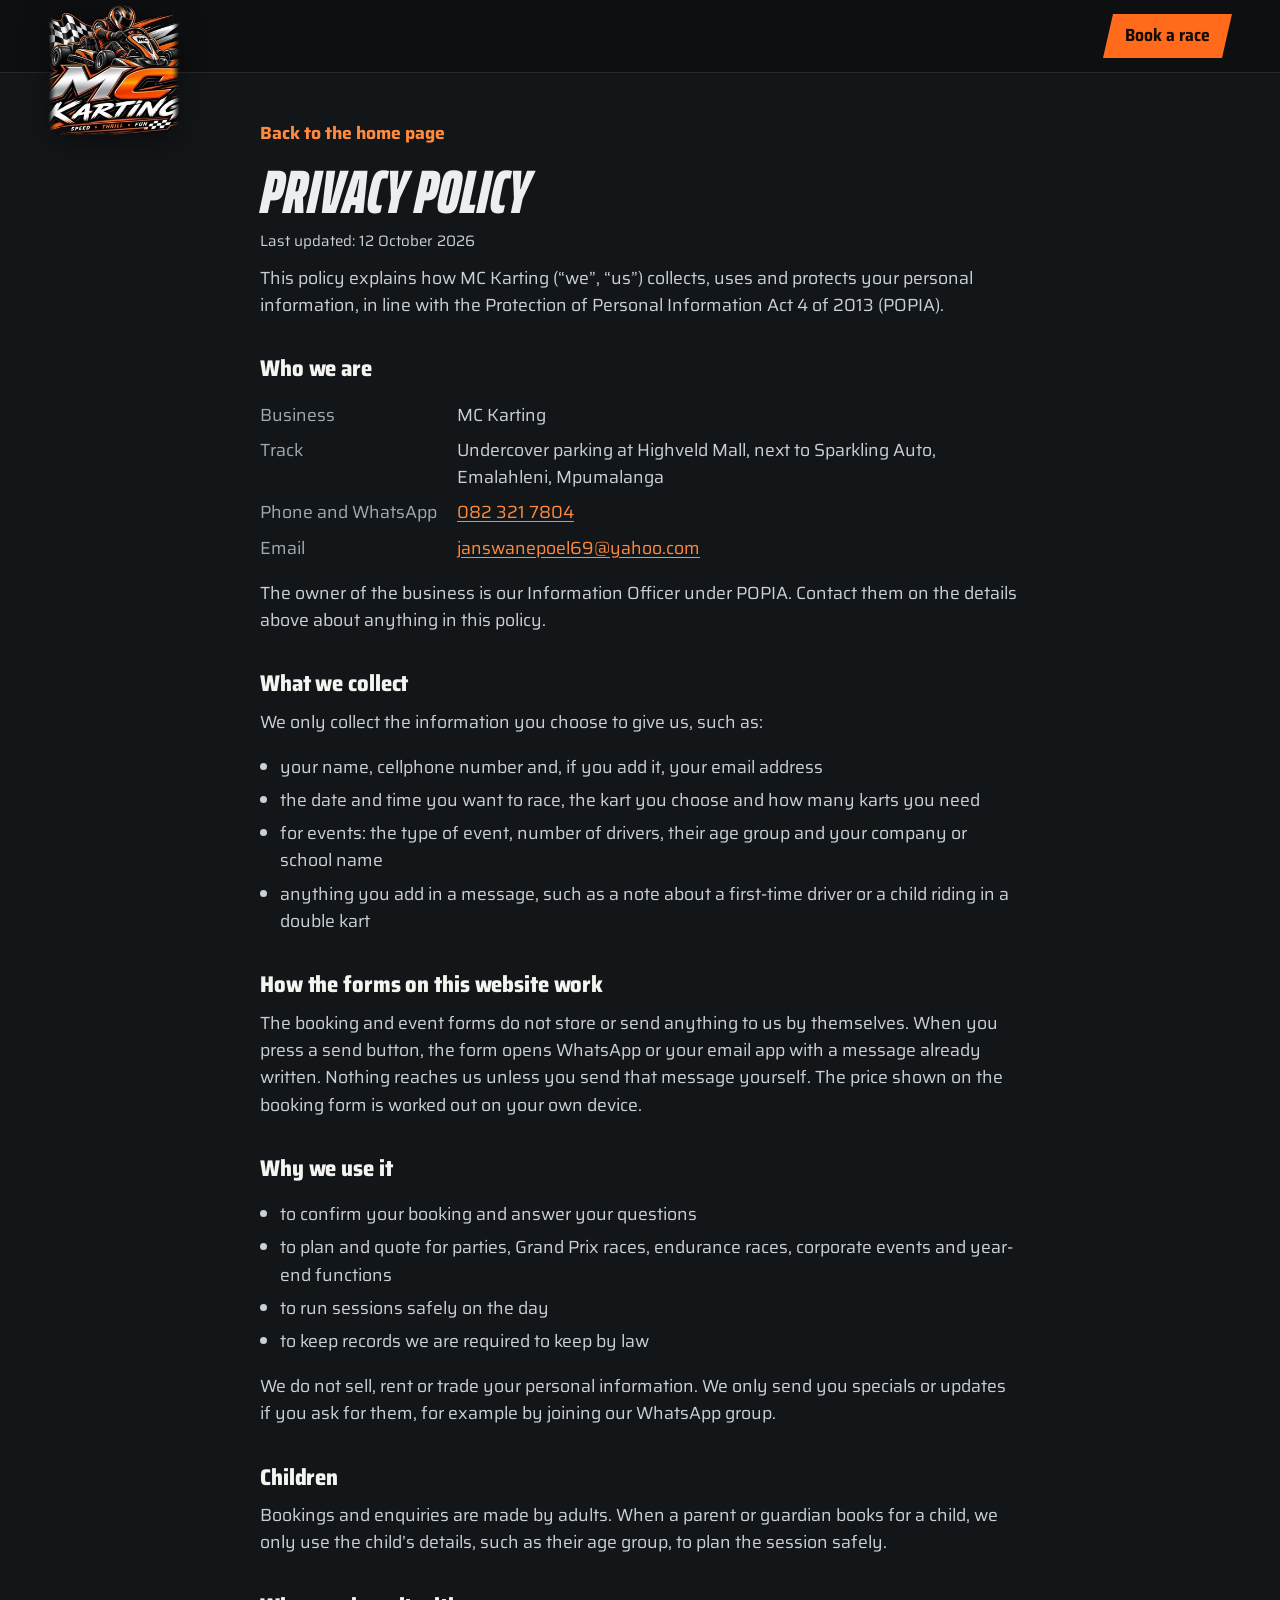
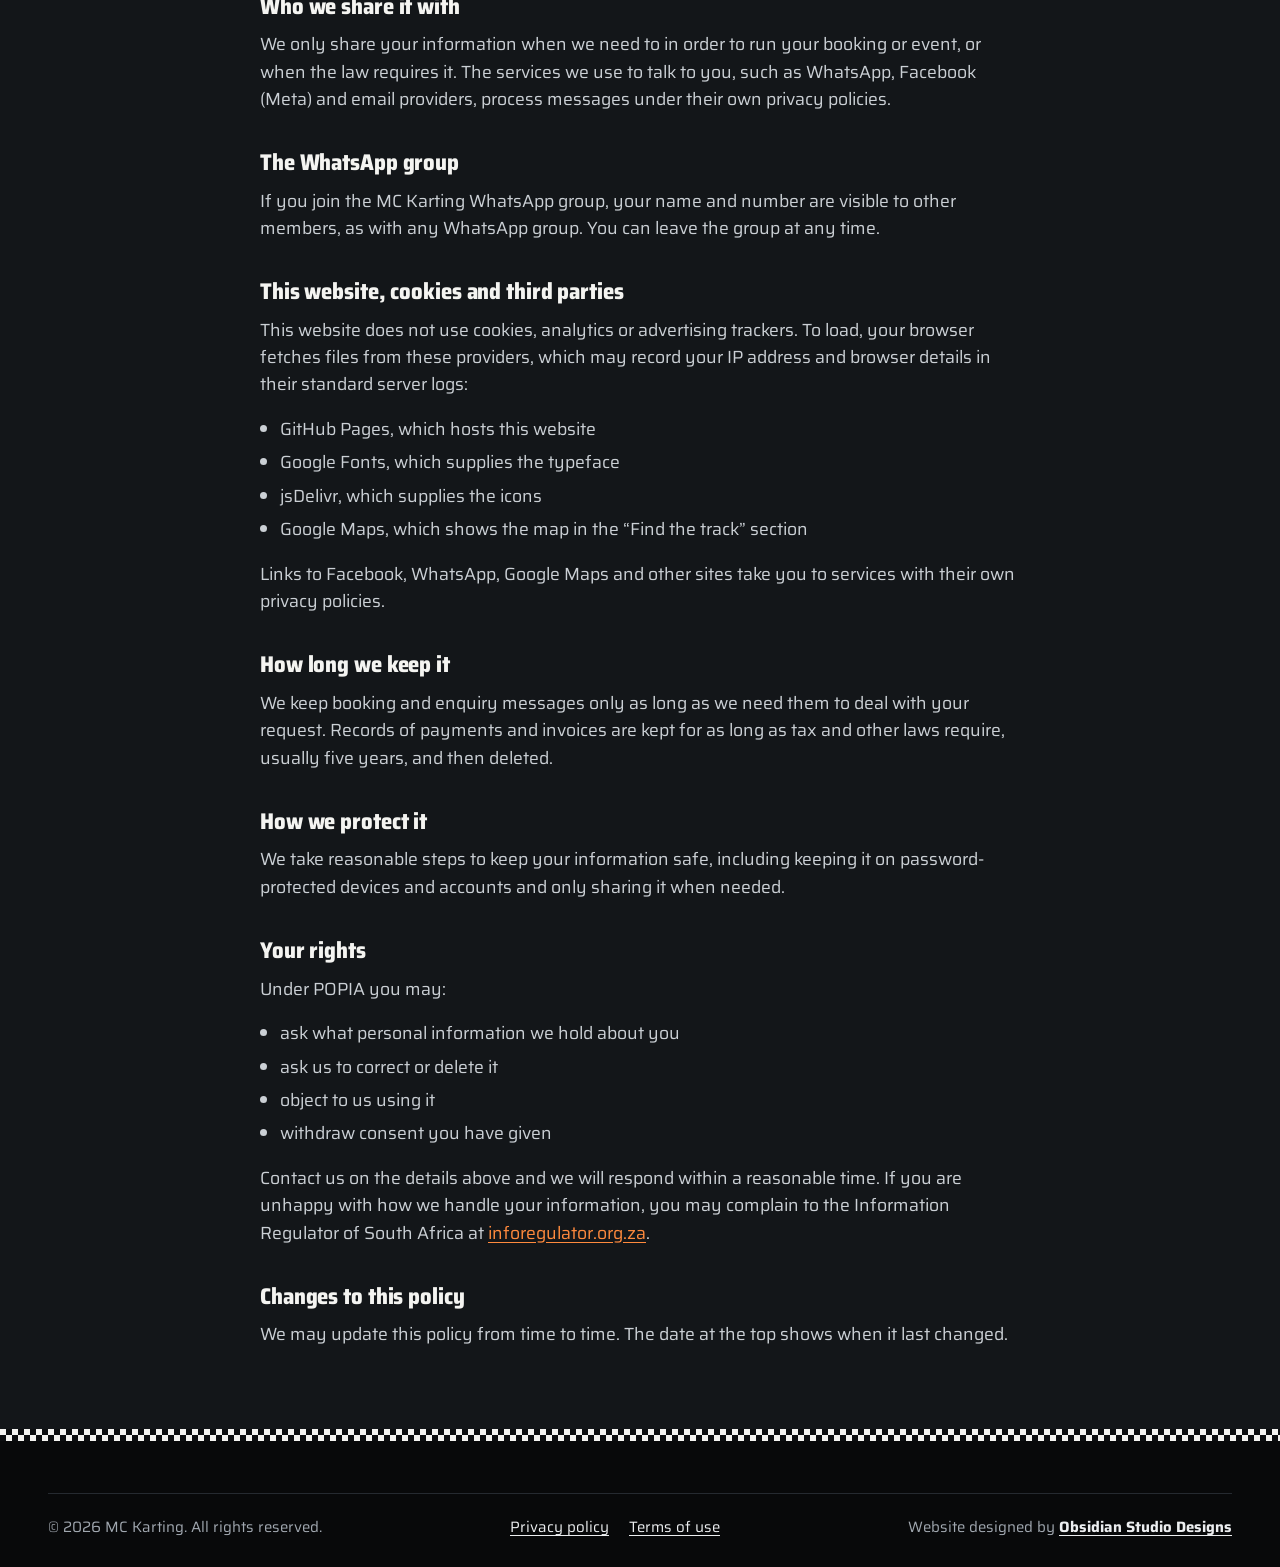
<file: privacy.html>
<!doctype html>
<html lang="en-ZA">
<head>
  <meta charset="utf-8">
  <meta name="viewport" content="width=device-width, initial-scale=1, viewport-fit=cover">
  <title>Privacy Policy | MC Karting</title>
  <meta name="description" content="How MC Karting at Highveld Mall, Emalahleni collects, uses and protects your personal information under the Protection of Personal Information Act (POPIA).">
  <link rel="canonical" href="https://obsidianstudiodesigns.github.io/MC-Karting/privacy.html">
  <meta name="theme-color" content="#0A0B0D">
  <meta name="color-scheme" content="dark">
  <link rel="icon" href="favicon.ico" sizes="48x48">
  <link rel="icon" href="favicon-32.png" type="image/png" sizes="32x32">
  <link rel="apple-touch-icon" href="apple-touch-icon.png">
  <meta property="og:type" content="website">
  <meta property="og:site_name" content="MC Karting">
  <meta property="og:title" content="Privacy Policy | MC Karting">
  <meta property="og:description" content="How MC Karting handles your personal information under POPIA.">
  <meta property="og:url" content="https://obsidianstudiodesigns.github.io/MC-Karting/privacy.html">
  <meta property="og:image" content="https://obsidianstudiodesigns.github.io/MC-Karting/og-logo.jpg">
  <link rel="preconnect" href="https://fonts.googleapis.com">
  <link rel="preconnect" href="https://fonts.gstatic.com" crossorigin>
  <link href="https://fonts.googleapis.com/css2?family=Saira:ital,wdth,wght@0,50..125,300..900;1,50..125,300..900&display=swap" rel="stylesheet">
  <link rel="stylesheet" href="assets/css/style.css?v=5">
</head>
<body class="legal-page">
  <header class="site-header">
    <a class="brand" href="./" aria-label="MC Karting home">
      <img src="assets/img/mc-karting-logo-sm.webp" alt="" width="240" height="240">
      <span class="sr-only">MC Karting</span>
    </a>
    <a class="btn btn-primary header-cta" href="./#book">Book a race</a>
  </header>

  <main class="legal-main" id="main">
    <a class="back-link" href="./">Back to the home page</a>
    <h1>Privacy policy</h1>
    <p class="updated">Last updated: 12 October 2026</p>

    <p>This policy explains how MC Karting (“we”, “us”) collects, uses and protects your personal information, in line with the Protection of Personal Information Act 4 of 2013 (POPIA).</p>

    <h2>Who we are</h2>
    <dl>
      <dt>Business</dt><dd>MC Karting</dd>
      <dt>Track</dt><dd>Undercover parking at Highveld Mall, next to Sparkling Auto, Emalahleni, Mpumalanga</dd>
      <dt>Phone and WhatsApp</dt><dd><a href="tel:+27823217804">082 321 7804</a></dd>
      <dt>Email</dt><dd><a href="mailto:janswanepoel69@yahoo.com">janswanepoel69@yahoo.com</a></dd>
    </dl>
    <p>The owner of the business is our Information Officer under POPIA. Contact them on the details above about anything in this policy.</p>

    <h2>What we collect</h2>
    <p>We only collect the information you choose to give us, such as:</p>
    <ul>
      <li>your name, cellphone number and, if you add it, your email address</li>
      <li>the date and time you want to race, the kart you choose and how many karts you need</li>
      <li>for events: the type of event, number of drivers, their age group and your company or school name</li>
      <li>anything you add in a message, such as a note about a first-time driver or a child riding in a double kart</li>
    </ul>

    <h2>How the forms on this website work</h2>
    <p>The booking and event forms do not store or send anything to us by themselves. When you press a send button, the form opens WhatsApp or your email app with a message already written. Nothing reaches us unless you send that message yourself. The price shown on the booking form is worked out on your own device.</p>

    <h2>Why we use it</h2>
    <ul>
      <li>to confirm your booking and answer your questions</li>
      <li>to plan and quote for parties, Grand Prix races, endurance races, corporate events and year-end functions</li>
      <li>to run sessions safely on the day</li>
      <li>to keep records we are required to keep by law</li>
    </ul>
    <p>We do not sell, rent or trade your personal information. We only send you specials or updates if you ask for them, for example by joining our WhatsApp group.</p>

    <h2>Children</h2>
    <p>Bookings and enquiries are made by adults. When a parent or guardian books for a child, we only use the child’s details, such as their age group, to plan the session safely.</p>

    <h2>Who we share it with</h2>
    <p>We only share your information when we need to in order to run your booking or event, or when the law requires it. The services we use to talk to you, such as WhatsApp, Facebook (Meta) and email providers, process messages under their own privacy policies.</p>

    <h2>The WhatsApp group</h2>
    <p>If you join the MC Karting WhatsApp group, your name and number are visible to other members, as with any WhatsApp group. You can leave the group at any time.</p>

    <h2>This website, cookies and third parties</h2>
    <p>This website does not use cookies, analytics or advertising trackers. To load, your browser fetches files from these providers, which may record your IP address and browser details in their standard server logs:</p>
    <ul>
      <li>GitHub Pages, which hosts this website</li>
      <li>Google Fonts, which supplies the typeface</li>
      <li>jsDelivr, which supplies the icons</li>
      <li>Google Maps, which shows the map in the “Find the track” section</li>
    </ul>
    <p>Links to Facebook, WhatsApp, Google Maps and other sites take you to services with their own privacy policies.</p>

    <h2>How long we keep it</h2>
    <p>We keep booking and enquiry messages only as long as we need them to deal with your request. Records of payments and invoices are kept for as long as tax and other laws require, usually five years, and then deleted.</p>

    <h2>How we protect it</h2>
    <p>We take reasonable steps to keep your information safe, including keeping it on password-protected devices and accounts and only sharing it when needed.</p>

    <h2>Your rights</h2>
    <p>Under POPIA you may:</p>
    <ul>
      <li>ask what personal information we hold about you</li>
      <li>ask us to correct or delete it</li>
      <li>object to us using it</li>
      <li>withdraw consent you have given</li>
    </ul>
    <p>Contact us on the details above and we will respond within a reasonable time. If you are unhappy with how we handle your information, you may complain to the Information Regulator of South Africa at <a href="https://inforegulator.org.za" target="_blank" rel="noopener">inforegulator.org.za</a>.</p>

    <h2>Changes to this policy</h2>
    <p>We may update this policy from time to time. The date at the top shows when it last changed.</p>
  </main>

  <footer class="site-footer">
    <div class="wrap footer-legal">
      <p>© <span data-year>2026</span> MC Karting. All rights reserved.</p>
      <nav class="legal-links" aria-label="Legal">
        <a href="privacy.html" aria-current="page">Privacy policy</a>
        <a href="terms.html">Terms of use</a>
      </nav>
      <p class="credit">Website designed by <a href="https://obsidianstudiodesigns.co.za/" target="_blank" rel="noopener">Obsidian Studio Designs</a></p>
    </div>
  </footer>
  <script>document.querySelectorAll('[data-year]').forEach(function (e) { e.textContent = new Date().getFullYear(); });</script>
</body>
</html>
</file>
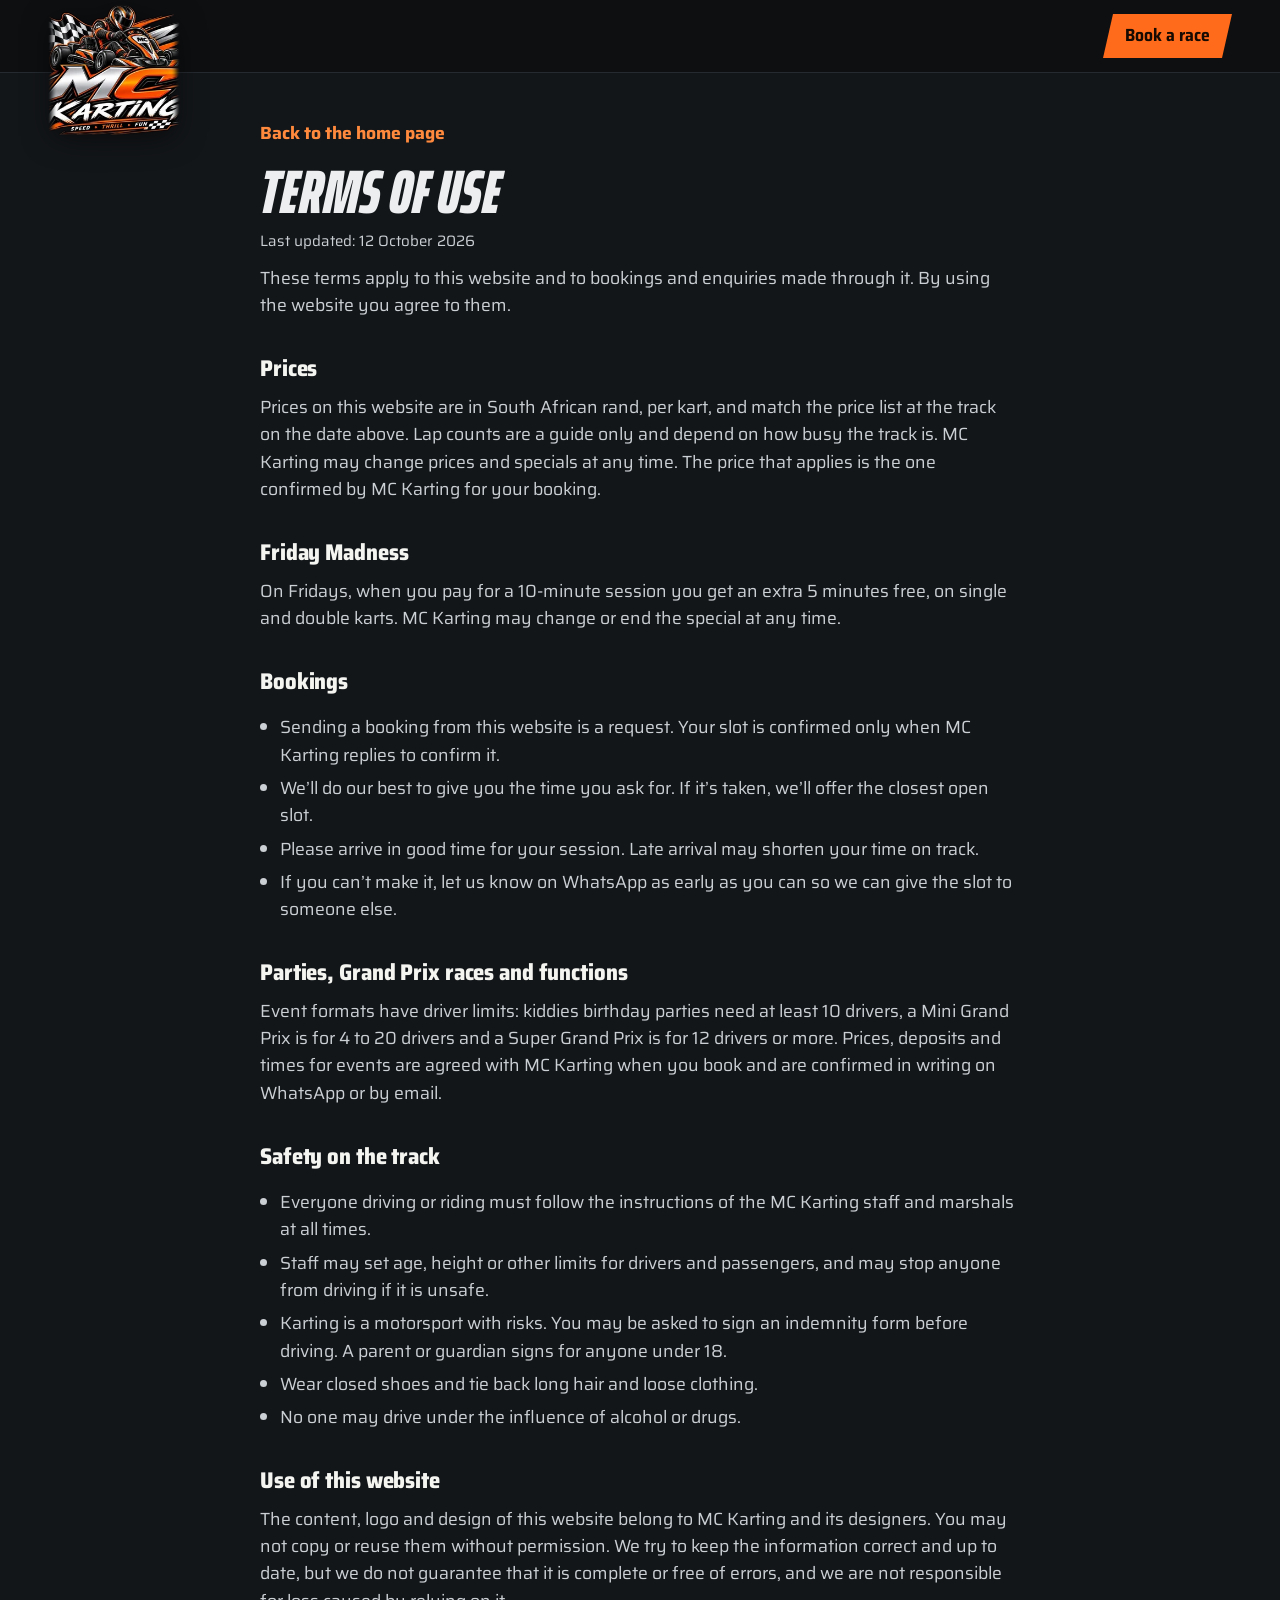
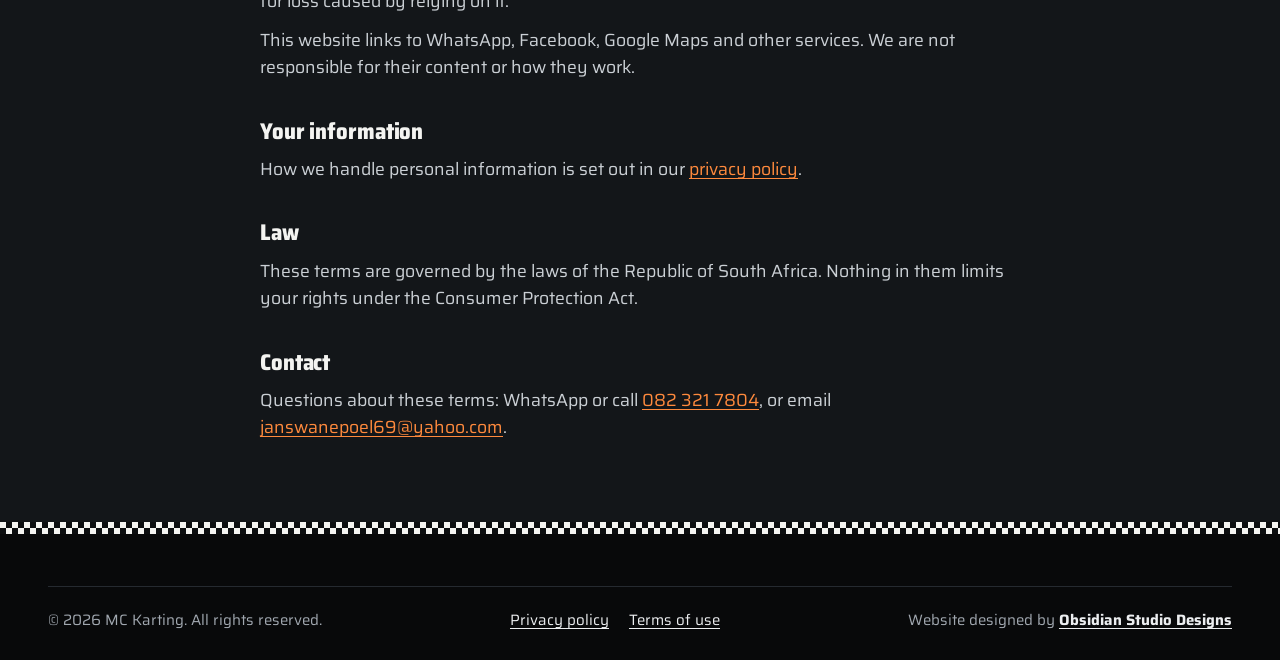
<file: terms.html>
<!doctype html>
<html lang="en-ZA">
<head>
  <meta charset="utf-8">
  <meta name="viewport" content="width=device-width, initial-scale=1, viewport-fit=cover">
  <title>Terms of Use | MC Karting</title>
  <meta name="description" content="Terms for using the MC Karting website and for bookings, prices and events at the go-kart track at Highveld Mall, Emalahleni.">
  <link rel="canonical" href="https://obsidianstudiodesigns.github.io/MC-Karting/terms.html">
  <meta name="theme-color" content="#0A0B0D">
  <meta name="color-scheme" content="dark">
  <link rel="icon" href="favicon.ico" sizes="48x48">
  <link rel="icon" href="favicon-32.png" type="image/png" sizes="32x32">
  <link rel="apple-touch-icon" href="apple-touch-icon.png">
  <meta property="og:type" content="website">
  <meta property="og:site_name" content="MC Karting">
  <meta property="og:title" content="Terms of Use | MC Karting">
  <meta property="og:description" content="Terms for bookings, prices and events at MC Karting, Highveld Mall.">
  <meta property="og:url" content="https://obsidianstudiodesigns.github.io/MC-Karting/terms.html">
  <meta property="og:image" content="https://obsidianstudiodesigns.github.io/MC-Karting/og-logo.jpg">
  <link rel="preconnect" href="https://fonts.googleapis.com">
  <link rel="preconnect" href="https://fonts.gstatic.com" crossorigin>
  <link href="https://fonts.googleapis.com/css2?family=Saira:ital,wdth,wght@0,50..125,300..900;1,50..125,300..900&display=swap" rel="stylesheet">
  <link rel="stylesheet" href="assets/css/style.css?v=5">
</head>
<body class="legal-page">
  <header class="site-header">
    <a class="brand" href="./" aria-label="MC Karting home">
      <img src="assets/img/mc-karting-logo-sm.webp" alt="" width="240" height="240">
      <span class="sr-only">MC Karting</span>
    </a>
    <a class="btn btn-primary header-cta" href="./#book">Book a race</a>
  </header>

  <main class="legal-main" id="main">
    <a class="back-link" href="./">Back to the home page</a>
    <h1>Terms of use</h1>
    <p class="updated">Last updated: 12 October 2026</p>

    <p>These terms apply to this website and to bookings and enquiries made through it. By using the website you agree to them.</p>

    <h2>Prices</h2>
    <p>Prices on this website are in South African rand, per kart, and match the price list at the track on the date above. Lap counts are a guide only and depend on how busy the track is. MC Karting may change prices and specials at any time. The price that applies is the one confirmed by MC Karting for your booking.</p>

    <h2>Friday Madness</h2>
    <p>On Fridays, when you pay for a 10-minute session you get an extra 5 minutes free, on single and double karts. MC Karting may change or end the special at any time.</p>

    <h2>Bookings</h2>
    <ul>
      <li>Sending a booking from this website is a request. Your slot is confirmed only when MC Karting replies to confirm it.</li>
      <li>We’ll do our best to give you the time you ask for. If it’s taken, we’ll offer the closest open slot.</li>
      <li>Please arrive in good time for your session. Late arrival may shorten your time on track.</li>
      <li>If you can’t make it, let us know on WhatsApp as early as you can so we can give the slot to someone else.</li>
    </ul>

    <h2>Parties, Grand Prix races and functions</h2>
    <p>Event formats have driver limits: kiddies birthday parties need at least 10 drivers, a Mini Grand Prix is for 4 to 20 drivers and a Super Grand Prix is for 12 drivers or more. Prices, deposits and times for events are agreed with MC Karting when you book and are confirmed in writing on WhatsApp or by email.</p>

    <h2>Safety on the track</h2>
    <ul>
      <li>Everyone driving or riding must follow the instructions of the MC Karting staff and marshals at all times.</li>
      <li>Staff may set age, height or other limits for drivers and passengers, and may stop anyone from driving if it is unsafe.</li>
      <li>Karting is a motorsport with risks. You may be asked to sign an indemnity form before driving. A parent or guardian signs for anyone under 18.</li>
      <li>Wear closed shoes and tie back long hair and loose clothing.</li>
      <li>No one may drive under the influence of alcohol or drugs.</li>
    </ul>

    <h2>Use of this website</h2>
    <p>The content, logo and design of this website belong to MC Karting and its designers. You may not copy or reuse them without permission. We try to keep the information correct and up to date, but we do not guarantee that it is complete or free of errors, and we are not responsible for loss caused by relying on it.</p>
    <p>This website links to WhatsApp, Facebook, Google Maps and other services. We are not responsible for their content or how they work.</p>

    <h2>Your information</h2>
    <p>How we handle personal information is set out in our <a href="privacy.html">privacy policy</a>.</p>

    <h2>Law</h2>
    <p>These terms are governed by the laws of the Republic of South Africa. Nothing in them limits your rights under the Consumer Protection Act.</p>

    <h2>Contact</h2>
    <p>Questions about these terms: WhatsApp or call <a href="tel:+27823217804">082 321 7804</a>, or email <a href="mailto:janswanepoel69@yahoo.com">janswanepoel69@yahoo.com</a>.</p>
  </main>

  <footer class="site-footer">
    <div class="wrap footer-legal">
      <p>© <span data-year>2026</span> MC Karting. All rights reserved.</p>
      <nav class="legal-links" aria-label="Legal">
        <a href="privacy.html">Privacy policy</a>
        <a href="terms.html" aria-current="page">Terms of use</a>
      </nav>
      <p class="credit">Website designed by <a href="https://obsidianstudiodesigns.co.za/" target="_blank" rel="noopener">Obsidian Studio Designs</a></p>
    </div>
  </footer>
  <script>document.querySelectorAll('[data-year]').forEach(function (e) { e.textContent = new Date().getFullYear(); });</script>
</body>
</html>
</file>
<file: assets/css/style.css>
/* MC Karting, Highveld Mall, Emalahleni
   One dark garage theme, one accent (the logo's molten orange), one orange colour block for prices.
   Shapes: square corners everywhere, interactive pieces cut on the same 10px slant as the logo. */
:root {
  --ink: #0d0f11;
  --garage: #131619;
  --slab: #1a1e22;
  --raised: #22272c;
  --line: #2f353c;
  --line-soft: #252a30;
  --text: #eceef0;
  --muted: #a1a8b0;
  --orange: #ff6b1a;
  --orange-hot: #ff8a3d;
  --orange-deep: #e5540c;
  --on-orange: #160a02;
  --kerb: #f4f4f1;
  --go: #2fd06a;
  --wa: #25d366;

  --font: "Saira", "Bahnschrift", "Arial Narrow", system-ui, sans-serif;
  --display: 900 italic 1em/0.9 var(--font);
  --s--1: clamp(0.86rem, 0.82rem + 0.15vw, 0.94rem);
  --s-0: clamp(1rem, 0.96rem + 0.2vw, 1.1rem);
  --s-1: clamp(1.18rem, 1.08rem + 0.45vw, 1.42rem);
  --s-2: clamp(1.6rem, 1.3rem + 1.2vw, 2.3rem);
  --s-3: clamp(2.3rem, 1.6rem + 2.8vw, 4rem);
  --slant: 10px;
  --header-h: 72px;
  --gutter: clamp(16px, 4vw, 48px);
  --max: 1240px;
  --ease: cubic-bezier(0.16, 1, 0.3, 1);
}

*, *::before, *::after { box-sizing: border-box; }
html { scroll-behavior: smooth; scroll-padding-top: calc(var(--header-h) + 12px); -webkit-text-size-adjust: 100%; }
body { margin: 0; background: var(--garage); color: var(--text); font: 400 var(--s-0)/1.55 var(--font); -webkit-font-smoothing: antialiased; overflow-x: hidden; }
img { max-width: 100%; display: block; }
a { color: var(--orange-hot); text-underline-offset: 3px; }
a:hover { color: var(--kerb); }
h1, h2, h3 { margin: 0; }
p, figure { margin: 0; }
.ph, .ph-bold, .ph-fill { line-height: 1; }
:focus-visible { outline: 2px solid var(--orange-hot); outline-offset: 3px; }
.sr-only { position: absolute; width: 1px; height: 1px; overflow: hidden; clip: rect(0 0 0 0); white-space: nowrap; }
.skip { position: absolute; left: 12px; top: -60px; z-index: 100; background: var(--orange); color: var(--on-orange); padding: 10px 14px; font-weight: 700; }
.skip:focus { top: 12px; }
.wrap { width: min(100% - 2 * var(--gutter), var(--max)); margin-inline: auto; }

/* display type: the logo's heavy, condensed italic */
h2 { font: 900 italic var(--s-3)/0.95 var(--font); font-stretch: 64%; text-transform: uppercase; letter-spacing: -0.005em; padding-bottom: 0.06em; }
h3 { font-weight: 800; font-size: var(--s-1); font-stretch: 85%; line-height: 1.15; }

/* ---------- buttons ---------- */
.btn {
  --bg: transparent; --fg: var(--text);
  display: inline-flex; align-items: center; justify-content: center; gap: 10px;
  min-height: 52px; padding: 0 28px; white-space: nowrap;
  background: var(--bg); color: var(--fg);
  font: 700 var(--s-0)/1 var(--font); font-stretch: 88%;
  text-decoration: none; border: 0; cursor: pointer;
  clip-path: polygon(var(--slant) 0, 100% 0, calc(100% - var(--slant)) 100%, 0 100%);
  transition: background-color .2s, color .2s, transform .15s var(--ease);
}
.btn:active { transform: translateY(1px) scale(0.99); }
.btn i { font-size: 1.25em; }
.btn-sm { min-height: 44px; padding: 0 22px; font-size: var(--s--1); }
.btn-primary { --bg: var(--orange); --fg: var(--on-orange); }
.btn-primary:hover { --bg: var(--orange-hot); --fg: var(--on-orange); }
.btn-ghost { --bg: rgba(255,255,255,.07); --fg: var(--kerb); box-shadow: inset 0 0 0 1px rgba(255,255,255,.26); }
.btn-ghost:hover { --bg: rgba(255,255,255,.15); --fg: var(--kerb); }
.btn-dark { --bg: var(--ink); --fg: var(--kerb); }
.btn-dark:hover { --bg: #000; --fg: var(--orange-hot); }
.btn-wa { --bg: var(--wa); --fg: #04210f; }
.btn-wa:hover { --bg: #3be57c; --fg: #04210f; }
.btn-block { width: 100%; }
.btn:focus-visible { outline: none; box-shadow: 0 0 0 3px var(--ink), 0 0 0 5px var(--orange-hot); }

/* ---------- header ---------- */
.site-header {
  position: fixed; inset: 0 0 auto; z-index: 50; height: var(--header-h);
  display: flex; align-items: center; gap: 30px; padding: 0 var(--gutter);
  background: linear-gradient(rgba(8,9,11,.7), rgba(8,9,11,0));
  transition: background-color .3s, box-shadow .3s;
}
.site-header.is-solid { background: rgba(13,15,17,.9); backdrop-filter: blur(12px); -webkit-backdrop-filter: blur(12px); box-shadow: 0 1px 0 var(--line-soft); }
.brand { display: flex; align-items: center; gap: 10px; text-decoration: none; color: var(--kerb); margin-right: auto; }
/* die-cut logo (transparent PNG) hangs slightly below the bar, like a sticker on the nose cone */
.brand { align-self: flex-start; padding-top: 4px; position: relative; z-index: 1; }
.brand img { width: 132px; height: auto; filter: drop-shadow(0 6px 14px rgba(0,0,0,.55)); transition: width .3s var(--ease), transform .2s var(--ease); }
.brand:hover img { transform: rotate(-2deg) scale(1.03); }
.site-header.is-solid .brand img { width: 84px; }
@media (max-width: 560px) { .brand img { width: 96px; } .site-header.is-solid .brand img { width: 70px; } }
.nav { display: flex; gap: 28px; }
.nav a { color: var(--text); text-decoration: none; font-weight: 600; font-stretch: 88%; position: relative; padding: 6px 0; }
.nav a::after { content: ""; position: absolute; left: 0; right: 0; bottom: 0; height: 2px; background: var(--orange); transform: scaleX(0); transform-origin: left; transition: transform .25s var(--ease); }
.nav a:hover { color: var(--kerb); }
.nav a:hover::after { transform: scaleX(1); }
.header-cta { min-height: 44px; padding: 0 22px; }
.nav-toggle { display: none; width: 46px; height: 46px; background: none; border: 0; color: var(--kerb); cursor: pointer; }
.nav-toggle .bars, .nav-toggle .bars::before, .nav-toggle .bars::after { display: block; width: 24px; height: 2px; background: currentColor; position: relative; transition: transform .25s, opacity .2s; content: ""; margin: auto; }
.nav-toggle .bars::before { position: absolute; top: -7px; }
.nav-toggle .bars::after { position: absolute; top: 7px; }
.nav-toggle[aria-expanded="true"] .bars { background: transparent; }
.nav-toggle[aria-expanded="true"] .bars::before { transform: translateY(7px) rotate(45deg); }
.nav-toggle[aria-expanded="true"] .bars::after { transform: translateY(-7px) rotate(-45deg); }
@media (max-width: 880px) {
  .nav-toggle { display: grid; place-items: center; }
  .header-cta { display: none; }
  .nav {
    position: absolute; top: var(--header-h); left: 0; right: 0; flex-direction: column; gap: 0;
    background: rgba(13,15,17,.98); border-bottom: 1px solid var(--line); padding: 8px var(--gutter) 20px;
    transform: translateY(-8px); opacity: 0; visibility: hidden; transition: opacity .2s, transform .2s, visibility .2s;
  }
  .nav.is-open { transform: none; opacity: 1; visibility: visible; }
  .nav a { padding: 14px 0; font-size: 1.2rem; border-bottom: 1px solid var(--line-soft); }
  .nav a::after { display: none; }
  .site-header.menu-open { background: rgba(13,15,17,.98); }
}

/* ---------- hero ---------- */
.hero {
  position: relative; isolation: isolate; overflow: hidden;
  min-height: 100vh; min-height: 100dvh;
  display: grid; align-items: end;
  padding: calc(var(--header-h) + 32px) var(--gutter) clamp(36px, 7vh, 80px);
  background: #0a0b0c;
}
.hero-stage {
  position: absolute; inset: 0; z-index: -2;
  background: #0a0b0c url("../img/landing-poster.jpg") center / cover no-repeat;
}
@media (max-aspect-ratio: 23/20) { .hero-stage { background-image: url("../img/landing-mobile-poster.jpg"); background-position: center top; } }
/* the video fades in over its own first frame once it is actually playing */
.hero-video { position: absolute; inset: 0; width: 100%; height: 100%; object-fit: cover; opacity: 0; transition: opacity .6s ease; }
.hero-video.is-playing { opacity: 1; }
@media (max-aspect-ratio: 23/20) { .hero-video { object-position: center top; } }
.hero::after {
  content: ""; position: absolute; inset: 0; z-index: -1; pointer-events: none;
  background:
    /* the footage is bright concrete, so the copy corner gets a firmer wash */
    linear-gradient(to top, rgba(8,9,10,.95) 0%, rgba(8,9,10,.66) 32%, rgba(8,9,10,.1) 62%, rgba(8,9,10,0) 75%),
    linear-gradient(to right, rgba(8,9,10,.82) 0%, rgba(8,9,10,.4) 40%, rgba(8,9,10,0) 64%),
    linear-gradient(to bottom, rgba(8,9,10,.55) 0%, rgba(8,9,10,0) 18%);
}
.hero-sentinel { position: absolute; top: 60px; left: 0; width: 1px; height: 1px; }
.hero-copy { width: min(100%, var(--max)); margin-inline: auto; display: grid; justify-items: start; gap: 22px; }
.hero-copy > * { animation: rise .8s var(--ease) both; }
.hero-copy > :nth-child(2) { animation-delay: .08s; }
.hero-copy > :nth-child(3) { animation-delay: .16s; }
.hero-copy > :nth-child(4) { animation-delay: .24s; }
@keyframes rise { from { opacity: 0; transform: translateY(16px); } }
.hero-title {
  font: 900 italic clamp(3.1rem, 1.4rem + 6.4vw, 7.4rem)/0.88 var(--font); font-stretch: 60%;
  text-transform: uppercase; color: var(--kerb); letter-spacing: -0.01em;
  text-shadow: 0 2px 30px rgba(0,0,0,.45);
}
/* the flyers' orange tag, cut on the logo's slant */
.hero-title span {
  display: inline-block; margin-top: .08em; padding: .04em .22em .06em .16em;
  background: var(--orange); color: var(--on-orange); text-shadow: none;
  clip-path: polygon(.12em 0, 100% 0, calc(100% - .12em) 100%, 0 100%);
}
.hero-lede { font-size: var(--s-1); max-width: 30ch; color: #dde0e3; font-stretch: 94%; }
.hero-actions { display: flex; flex-wrap: wrap; gap: 12px; }


/* ---------- ticker ---------- */
.ticker { background: var(--orange); color: var(--on-orange); overflow: hidden; border-block: 3px solid var(--ink); }
.ticker-track { display: flex; align-items: center; gap: 28px; width: max-content; padding: 14px 0; animation: ticker 38s linear infinite; }
.ticker span { font: 900 italic 1.35rem/1 var(--font); font-stretch: 66%; text-transform: uppercase; white-space: nowrap; }
.ticker i { width: 22px; height: 14px; flex: none; background: repeating-conic-gradient(var(--on-orange) 0 25%, transparent 0 50%) 0 0 / 7px 7px; }
@keyframes ticker { to { transform: translateX(-50%); } }

/* ---------- prices (the orange block) ---------- */
.prices { background: var(--orange); color: var(--on-orange); padding: clamp(64px, 9vw, 120px) 0; position: relative; overflow: hidden; }
.prices::before {
  /* speed streaks lifted from the logo, very faint */
  content: ""; position: absolute; inset: 0; pointer-events: none; opacity: .14;
  background: repeating-linear-gradient(-14deg, transparent 0 60px, rgba(0,0,0,.6) 60px 64px, transparent 64px 140px);
}
.prices-grid { position: relative; display: grid; grid-template-columns: minmax(0, 1.15fr) minmax(0, .85fr); gap: clamp(32px, 5vw, 72px); align-items: center; }
.prices h2 { font-size: clamp(3rem, 2rem + 4vw, 5.6rem); }
.prices-sub { margin: 14px 0 30px; font-weight: 600; max-width: 44ch; }
.board { background: var(--ink); color: var(--text); box-shadow: 0 30px 60px -28px rgba(60,20,0,.55); }
.board-tabs { display: grid; grid-template-columns: 1fr 1fr; }
.board-tabs button {
  display: flex; align-items: center; justify-content: center; gap: 10px;
  min-height: 62px; background: var(--raised); color: var(--muted); border: 0; cursor: pointer;
  font: 900 italic 1.45rem/1 var(--font); font-stretch: 66%; text-transform: uppercase;
  transition: background-color .2s, color .2s;
}
.board-tabs button i { font-size: 1.2rem; font-style: normal; }
.board-tabs button[aria-selected="true"] { background: var(--ink); color: var(--orange-hot); }
.board-tabs button:hover { color: var(--kerb); }
.board-tabs button:focus-visible { outline-offset: -4px; }
.board-panel { padding: 8px clamp(16px, 3vw, 30px) 18px; }
.board-note { color: var(--muted); font-size: var(--s--1); padding: 10px 0 6px; }
.laps { list-style: none; margin: 0; padding: 0; transition: opacity .16s; }
.board-panel.is-switching .laps { opacity: 0; }
.lap { display: grid; grid-template-columns: 1fr 1.3fr auto auto; align-items: center; gap: 18px; padding: 14px 0; border-top: 1px solid var(--line-soft); font-variant-numeric: tabular-nums; }
.lap-time { font: 900 italic 1.1rem/1 var(--font); font-stretch: 66%; text-transform: uppercase; color: var(--muted); }
.lap-time b { font-size: 2.3rem; color: var(--kerb); margin-right: 4px; }
.lap-laps { color: var(--muted); font-stretch: 90%; }
.lap-price { font: 900 italic 2.2rem/1 var(--font); font-stretch: 66%; color: var(--orange-hot); text-align: right; }
.lap-book {
  font-weight: 700; font-stretch: 88%; color: var(--kerb); text-decoration: none; padding: 10px 18px;
  box-shadow: inset 0 0 0 1px var(--line); clip-path: polygon(6px 0, 100% 0, calc(100% - 6px) 100%, 0 100%);
  transition: background-color .2s, color .2s;
}
.lap-book:hover { background: var(--orange); color: var(--on-orange); box-shadow: none; }
@media (max-width: 560px) {
  .lap { grid-template-columns: auto 1fr auto; grid-template-areas: "t p b" "l l l"; row-gap: 4px; }
  .lap-time { grid-area: t; } .lap-price { grid-area: p; } .lap-book { grid-area: b; } .lap-laps { grid-area: l; font-size: var(--s--1); }
}

.prices-photo { position: relative; margin: 0; }
.prices-photo img { width: 100%; aspect-ratio: 1 / 1.02; object-fit: cover; object-position: 55% 60%; box-shadow: 0 40px 80px -30px rgba(50,15,0,.6); clip-path: polygon(6% 0, 100% 0, 100% 100%, 0 100%, 0 5%); }
.friday {
  /* tucks under the photo's bottom edge so the kart stays in view */
  position: relative; margin: -56px 0 0 clamp(-56px, -4vw, -16px); max-width: 360px;
  background: var(--ink); color: var(--text); padding: 22px 24px 24px; display: grid; gap: 10px; justify-items: start;
  box-shadow: 0 24px 50px -18px rgba(0,0,0,.6);
}
.friday::before { content: ""; position: absolute; left: 0; right: 0; top: 0; height: 10px; background: repeating-conic-gradient(var(--ink) 0 25%, var(--kerb) 0 50%) 0 0 / 10px 10px; }
.friday h3 { margin-top: 8px; font: 900 italic 2rem/1 var(--font); font-stretch: 64%; text-transform: uppercase; color: var(--orange-hot); }
.friday p { color: #cfd3d7; }
@media (max-width: 920px) {
  .prices-grid { grid-template-columns: 1fr; }
  .prices-photo { order: -1; max-width: 520px; }
  .prices-photo img { aspect-ratio: 4 / 3; }
  .friday { position: relative; left: auto; bottom: auto; max-width: none; margin: -40px 16px 0; }
}

/* ---------- booking ---------- */
.book { padding: clamp(72px, 10vw, 130px) 0; background: radial-gradient(ellipse 80% 60% at 85% 0%, rgba(255,107,26,.09), transparent 70%), var(--garage); }
.block-head { display: grid; gap: 12px; margin-bottom: clamp(30px, 4vw, 48px); max-width: 640px; }
.block-head p { color: var(--muted); font-size: var(--s-1); }
.book-grid { display: grid; grid-template-columns: minmax(0, 1.3fr) minmax(300px, .7fr); gap: 32px 56px; align-items: start; }
@media (max-width: 960px) { .book-grid { grid-template-columns: 1fr; } }

.form { display: grid; gap: 22px; }
.field { display: grid; gap: 8px; min-width: 0; }
.field-row { display: grid; grid-template-columns: 1fr 1fr; gap: 16px; }
@media (max-width: 560px) { .field-row { grid-template-columns: 1fr; } }
.field label, .seg legend { font-weight: 700; font-stretch: 90%; color: var(--kerb); font-size: var(--s--1); }
.opt { color: var(--muted); font-weight: 500; margin-left: 4px; }
input, select, textarea {
  width: 100%; min-height: 52px; padding: 12px 14px; border-radius: 0;
  background: var(--ink); color: var(--text); border: 1px solid var(--line);
  font: 500 16px/1.4 var(--font); color-scheme: dark; transition: border-color .2s, box-shadow .2s;
}
textarea { resize: vertical; min-height: 0; }
input::placeholder, textarea::placeholder { color: #7c838c; }
input:hover, select:hover, textarea:hover { border-color: #49505a; }
input:focus, select:focus, textarea:focus { outline: none; border-color: var(--orange); box-shadow: 0 0 0 3px rgba(255,107,26,.25); }
.is-invalid { border-color: #ff6a5e !important; }
select { appearance: none; background-image: linear-gradient(45deg, transparent 50%, var(--muted) 50%), linear-gradient(135deg, var(--muted) 50%, transparent 50%); background-position: calc(100% - 20px) 50%, calc(100% - 14px) 50%; background-size: 6px 6px; background-repeat: no-repeat; padding-right: 40px; }
.seg { border: 0; padding: 0; margin: 0; display: flex; flex-wrap: wrap; gap: 8px; min-width: 0; }
.seg legend { padding: 0; margin-bottom: 8px; width: 100%; }
.seg label { position: relative; cursor: pointer; }
.seg input { position: absolute; opacity: 0; width: 1px; height: 1px; min-height: 0; }
.seg span {
  display: inline-flex; align-items: center; justify-content: center; min-height: 50px; padding: 0 22px;
  background: var(--ink); box-shadow: inset 0 0 0 1px var(--line); font-weight: 700; font-stretch: 88%; color: var(--muted);
  clip-path: polygon(8px 0, 100% 0, calc(100% - 8px) 100%, 0 100%); transition: background-color .15s, color .15s;
}
.seg label:hover span { color: var(--kerb); }
.seg input:checked + span { background: var(--orange); color: var(--on-orange); box-shadow: none; }
.seg input:focus-visible + span { outline: 2px solid var(--orange-hot); outline-offset: 3px; }
.seg-time span { min-width: 86px; }
.stepper { display: inline-grid; grid-template-columns: 52px 80px 52px; }
.stepper button { background: var(--ink); color: var(--kerb); border: 1px solid var(--line); font-size: 1.1rem; cursor: pointer; display: grid; place-items: center; }
.stepper button:hover { background: var(--raised); }
.stepper input { border-left: 0; border-right: 0; text-align: center; font-weight: 800; -moz-appearance: textfield; }
.stepper input::-webkit-inner-spin-button, .stepper input::-webkit-outer-spin-button { -webkit-appearance: none; margin: 0; }
.form-error { color: #ff9a8f; font-weight: 600; }

.ticket {
  position: sticky; top: calc(var(--header-h) + 20px);
  background: linear-gradient(165deg, var(--raised), var(--slab)); box-shadow: inset 0 0 0 1px var(--line), 0 30px 60px -30px rgba(0,0,0,.8);
  padding: 30px 26px 26px;
}
.ticket::before { content: ""; position: absolute; left: 0; right: 0; top: 0; height: 10px; background: repeating-conic-gradient(var(--ink) 0 25%, var(--kerb) 0 50%) 0 0 / 10px 10px; }
.ticket-top { display: flex; align-items: center; justify-content: space-between; gap: 12px; padding-bottom: 16px; margin-bottom: 8px; border-bottom: 1px dashed #414851; }
.ticket-top h3 { font: 900 italic 2rem/1 var(--font); font-stretch: 64%; text-transform: uppercase; }
.ticket-top img { width: 44px; height: 44px; }
.ticket-list { margin: 0; display: grid; }
.ticket-list div { display: flex; justify-content: space-between; gap: 16px; padding: 9px 0; }
.ticket-list dt { color: var(--muted); }
.ticket-list dd { margin: 0; font-weight: 700; text-align: right; font-variant-numeric: tabular-nums; }
.ticket-bonus { margin-top: 12px; padding: 10px 12px; background: rgba(47,208,106,.12); color: #94f2b7; font-weight: 600; font-size: var(--s--1); box-shadow: inset 3px 0 0 var(--go); }
.ticket-bonus.is-hint { background: rgba(255,107,26,.1); color: #ffc29e; box-shadow: inset 3px 0 0 var(--orange); }
.ticket-total { display: flex; justify-content: space-between; align-items: baseline; margin: 18px 0; padding-top: 16px; border-top: 1px dashed #414851; }
.ticket-total span { font-weight: 700; }
.ticket-total strong { font: 900 italic 3.2rem/1 var(--font); font-stretch: 62%; color: var(--orange-hot); font-variant-numeric: tabular-nums; }
.ticket-note { color: var(--muted); font-size: var(--s--1); margin-top: 14px; }
@media (max-width: 960px) { .ticket { position: relative; top: 0; } }

/* ---------- events ---------- */
.events { background: var(--ink); padding-bottom: clamp(72px, 10vw, 130px); }
.events-banner { position: relative; margin: 0; isolation: isolate; }
.events-banner img { width: 100%; height: clamp(360px, 44vw, 640px); object-fit: cover; object-position: 50% 60%; }
.events-banner::after {
  /* the karts fill the lower middle of the photo, so the copy sits top-left over the dark ceiling */
  content: ""; position: absolute; inset: 0;
  background: linear-gradient(to top, var(--ink) 1%, rgba(13,15,17,0) 22%), linear-gradient(160deg, rgba(13,15,17,.9) 0%, rgba(13,15,17,.55) 30%, rgba(13,15,17,0) 55%);
}
.events-head { position: absolute; left: 0; right: 0; top: clamp(24px, 4vw, 56px); z-index: 1; display: grid; gap: 14px; justify-items: start; }
.events-head h2 { max-width: 15ch; font-size: clamp(2.2rem, 1.1rem + 2.5vw, 3.6rem); text-shadow: 0 4px 24px rgba(0,0,0,.6); }
.events-lede { color: #c6cbd0; font-size: var(--s-1); margin-top: clamp(16px, 2vw, 24px); }
@media (max-width: 760px) {
  .events-banner img { height: 300px; }
  .events-banner::after { background: linear-gradient(to top, var(--ink) 0%, rgba(13,15,17,0) 45%); }
  .events-head { position: relative; top: auto; margin-top: -24px; }
  .events-banner img { object-position: 50% 70%; }
}

.grid-slots { list-style: none; margin: clamp(48px, 6vw, 80px) 0 0; padding: 0 0 clamp(60px, 8vw, 100px); display: grid; grid-template-columns: 1fr 1fr; column-gap: clamp(24px, 6vw, 96px); }
.slot {
  position: relative; padding: 30px 28px 28px; margin-bottom: 40px;
  border: 2px solid rgba(244,244,241,.85); border-bottom: 0;
  display: grid; gap: 10px; align-content: start; justify-items: start;
  background: linear-gradient(180deg, rgba(255,255,255,.04), rgba(255,255,255,0) 85%);
}
.slot:nth-child(even) { transform: translateY(clamp(40px, 7vw, 96px)); }
.slot-pos { position: absolute; top: -0.6em; right: 18px; padding: 0 8px; background: var(--ink); font: 900 italic clamp(2.6rem, 2rem + 2vw, 4rem)/1 var(--font); font-stretch: 58%; color: var(--ink); -webkit-text-stroke: 1.5px var(--orange); }
.slot-icon { font-size: 2rem; color: var(--orange-hot); }
.slot h3 { font: 900 italic 1.9rem/1 var(--font); font-stretch: 64%; text-transform: uppercase; padding-right: 64px; }
.slot p { color: #c6cbd0; max-width: 42ch; }
.slot .slot-meta { color: var(--kerb); font-weight: 700; font-stretch: 88%; padding: 4px 10px; background: var(--raised); }
.slot-pick { margin-top: 6px; background: none; border: 0; padding: 8px 0; color: var(--orange-hot); font: 700 var(--s-0)/1 var(--font); font-stretch: 88%; cursor: pointer; border-bottom: 2px solid currentColor; }
.slot-pick:hover { color: var(--kerb); }
.slot-feature { background: linear-gradient(160deg, rgba(255,107,26,.16), rgba(255,107,26,0) 70%); border-color: var(--orange); }
@media (max-width: 760px) {
  .grid-slots { grid-template-columns: 1fr; }
  .slot:nth-child(even) { transform: none; margin-left: 28px; }
  .slot:nth-child(odd) { margin-right: 28px; }
}

.enquiry-wrap { display: grid; grid-template-columns: minmax(0, .7fr) minmax(0, 1.3fr); gap: 32px clamp(32px, 5vw, 72px); align-items: start; scroll-margin-top: calc(var(--header-h) + 20px); }
@media (max-width: 900px) { .enquiry-wrap { grid-template-columns: 1fr; } }
.next-steps { list-style: none; margin: 0; padding: 0; counter-reset: step; display: grid; gap: 4px; position: sticky; top: calc(var(--header-h) + 32px); }
.next-steps li { counter-increment: step; display: grid; grid-template-columns: 56px 1fr; column-gap: 14px; padding: 18px 0; border-top: 1px solid var(--line-soft); }
.next-steps li::before { content: counter(step); grid-row: span 2; font: 900 italic 3rem/0.9 var(--font); font-stretch: 60%; color: var(--orange); }
.next-steps b { font-size: var(--s-1); font-stretch: 88%; }
.next-steps span { color: var(--muted); }
@media (max-width: 900px) { .next-steps { position: static; } }
.enquiry { background: var(--slab); box-shadow: inset 0 0 0 1px var(--line); padding: clamp(22px, 4vw, 40px); scroll-margin-top: calc(var(--header-h) + 20px); }
.enquiry h3 { font: 900 italic 2rem/1 var(--font); font-stretch: 64%; text-transform: uppercase; }
.enquiry.flash { animation: flash 1.2s ease; }
@keyframes flash { 40% { box-shadow: inset 0 0 0 2px var(--orange), 0 0 0 8px rgba(255,107,26,.18); } }
.form-actions { display: flex; flex-wrap: wrap; gap: 12px; }

/* ---------- FAQ ---------- */
.faq { padding: clamp(72px, 10vw, 130px) 0; background: var(--garage); }
.faq-grid { display: grid; grid-template-columns: minmax(0, .8fr) minmax(0, 1.2fr); gap: 32px 72px; align-items: start; }
@media (max-width: 880px) { .faq-grid { grid-template-columns: 1fr; } }
.faq-side { display: grid; gap: 18px; justify-items: start; }
.faq-side p { color: var(--muted); max-width: 32ch; font-size: var(--s-1); }
@media (min-width: 881px) { .faq-side { position: sticky; top: calc(var(--header-h) + 32px); } }
.faq-list details { border-bottom: 1px solid var(--line); }
.faq-list summary { list-style: none; cursor: pointer; padding: 22px 48px 22px 0; position: relative; font-weight: 700; font-size: var(--s-1); font-stretch: 90%; }
.faq-list summary::-webkit-details-marker { display: none; }
.faq-list summary::after { content: ""; position: absolute; right: 10px; top: 50%; width: 12px; height: 12px; border-right: 2px solid var(--orange); border-bottom: 2px solid var(--orange); transform: translateY(-70%) rotate(45deg); transition: transform .25s var(--ease); }
.faq-list details[open] summary::after { transform: translateY(-30%) rotate(-135deg); }
.faq-list summary:hover { color: var(--orange-hot); }
.faq-list details p { padding: 0 0 22px; color: #c6cbd0; max-width: 62ch; }

/* ---------- find us ---------- */
.find { position: relative; isolation: isolate; padding: clamp(80px, 12vw, 160px) 0; overflow: hidden; }
.find-bg { position: absolute; inset: 0; z-index: -2; width: 100%; height: 100%; object-fit: cover; }
.find::before { content: ""; position: absolute; inset: 0; z-index: -1; background: linear-gradient(to right, rgba(10,11,13,.92) 0%, rgba(10,11,13,.7) 50%, rgba(10,11,13,.45) 100%); }
.find-grid { display: grid; grid-template-columns: minmax(0, .95fr) minmax(0, 1.05fr); gap: 32px 56px; align-items: center; }
@media (max-width: 880px) { .find-grid { grid-template-columns: 1fr; } }
.find-card { display: grid; gap: 22px; justify-items: start; }
.find-address { display: flex; gap: 10px; font-size: var(--s-1); color: #dde0e3; max-width: 36ch; }
.find-address i { color: var(--orange-hot); margin-top: 4px; }
.contact-list { list-style: none; margin: 0; padding: 0; display: grid; gap: 12px; }
.contact-list li { display: flex; align-items: center; gap: 12px; }
.contact-list i { font-size: 1.3rem; color: var(--orange-hot); }
.contact-list a { color: var(--kerb); font-weight: 700; text-decoration: none; word-break: break-word; }
.contact-list a:hover { color: var(--orange-hot); }
.contact-list span { color: #d3d7db; }
.find-actions { display: flex; flex-wrap: wrap; gap: 12px; }
.map { position: relative; aspect-ratio: 4 / 3; background: var(--slab); box-shadow: 0 30px 60px -30px rgba(0,0,0,.8), inset 0 0 0 1px var(--line); }
.map iframe { position: absolute; inset: 0; width: 100%; height: 100%; border: 0; filter: grayscale(1) invert(.9) contrast(.92) brightness(.95); }

/* ---------- footer ---------- */
.site-footer { background: #08090a; position: relative; padding-top: 64px; }
.site-footer::before { content: ""; position: absolute; top: 0; left: 0; right: 0; height: 12px; background: repeating-conic-gradient(var(--ink) 0 25%, var(--kerb) 0 50%) 0 0 / 12px 12px; }
.footer-grid { display: grid; grid-template-columns: 200px 1fr 1fr; gap: 32px 48px; align-items: start; padding-bottom: 40px; }
.footer-logo { width: 200px; height: auto; filter: drop-shadow(0 10px 24px rgba(0,0,0,.6)); }
.footer-nav, .footer-contact { display: grid; gap: 12px; }
.footer-nav a, .footer-contact a { color: var(--text); text-decoration: none; font-stretch: 92%; width: fit-content; display: inline-flex; align-items: center; gap: 10px; word-break: break-word; }
.footer-contact i { color: var(--orange-hot); font-size: 1.15rem; }
.footer-nav a:hover, .footer-contact a:hover { color: var(--orange-hot); }
@media (max-width: 760px) { .footer-grid { grid-template-columns: 1fr 1fr; } .footer-logo { grid-column: 1 / -1; } }
@media (max-width: 440px) { .footer-grid { grid-template-columns: 1fr; } }
.footer-legal { display: flex; flex-wrap: wrap; align-items: center; justify-content: space-between; gap: 12px 28px; padding: 22px 0 calc(28px + env(safe-area-inset-bottom)); border-top: 1px solid var(--line-soft); color: var(--muted); font-size: var(--s--1); }
.legal-links { display: flex; gap: 20px; }
.legal-links a, .credit a { color: var(--text); }
.legal-links a:hover, .credit a:hover { color: var(--orange-hot); }
.credit a { font-weight: 700; }

.wa-float {
  position: fixed; right: 18px; bottom: calc(18px + env(safe-area-inset-bottom)); z-index: 40;
  width: 58px; height: 58px; border-radius: 50%; display: grid; place-items: center;
  background: var(--wa); color: #04210f; font-size: 32px; box-shadow: 0 10px 28px rgba(0,0,0,.45); transition: transform .2s var(--ease);
}
.wa-float:hover { transform: scale(1.06); color: #04210f; }

/* ---------- legal pages ---------- */
.legal-page .site-header { background: rgba(13,15,17,.94); box-shadow: 0 1px 0 var(--line-soft); }
.legal-main { width: min(100% - 2 * var(--gutter), 760px); margin: 0 auto; padding: calc(var(--header-h) + 48px) 0 80px; }
.legal-main h1 { font: 900 italic var(--s-3)/0.95 var(--font); font-stretch: 62%; text-transform: uppercase; margin: 16px 0 8px; }
.legal-main h2 { font: 800 var(--s-1)/1.2 var(--font); font-stretch: 88%; text-transform: none; margin: 36px 0 10px; color: var(--kerb); }
.legal-main p, .legal-main li, .legal-main dd { color: #cbd0d5; }
.legal-main p + p { margin-top: 12px; }
.legal-main ul { padding-left: 20px; display: grid; gap: 6px; }
.legal-main dl { display: grid; grid-template-columns: max-content 1fr; gap: 8px 20px; }
.legal-main dt { color: var(--muted); }
.legal-main dd { margin: 0; }
.updated { color: var(--muted); font-size: var(--s--1); }
.back-link { font-weight: 700; text-decoration: none; }

@media (prefers-reduced-motion: reduce) {
  html { scroll-behavior: auto; }
  *, *::before, *::after { animation-duration: .01ms !important; animation-iteration-count: 1 !important; transition-duration: .01ms !important; transition-delay: 0s !important; }
  .ticker-track { animation: none; }
}
</file>
